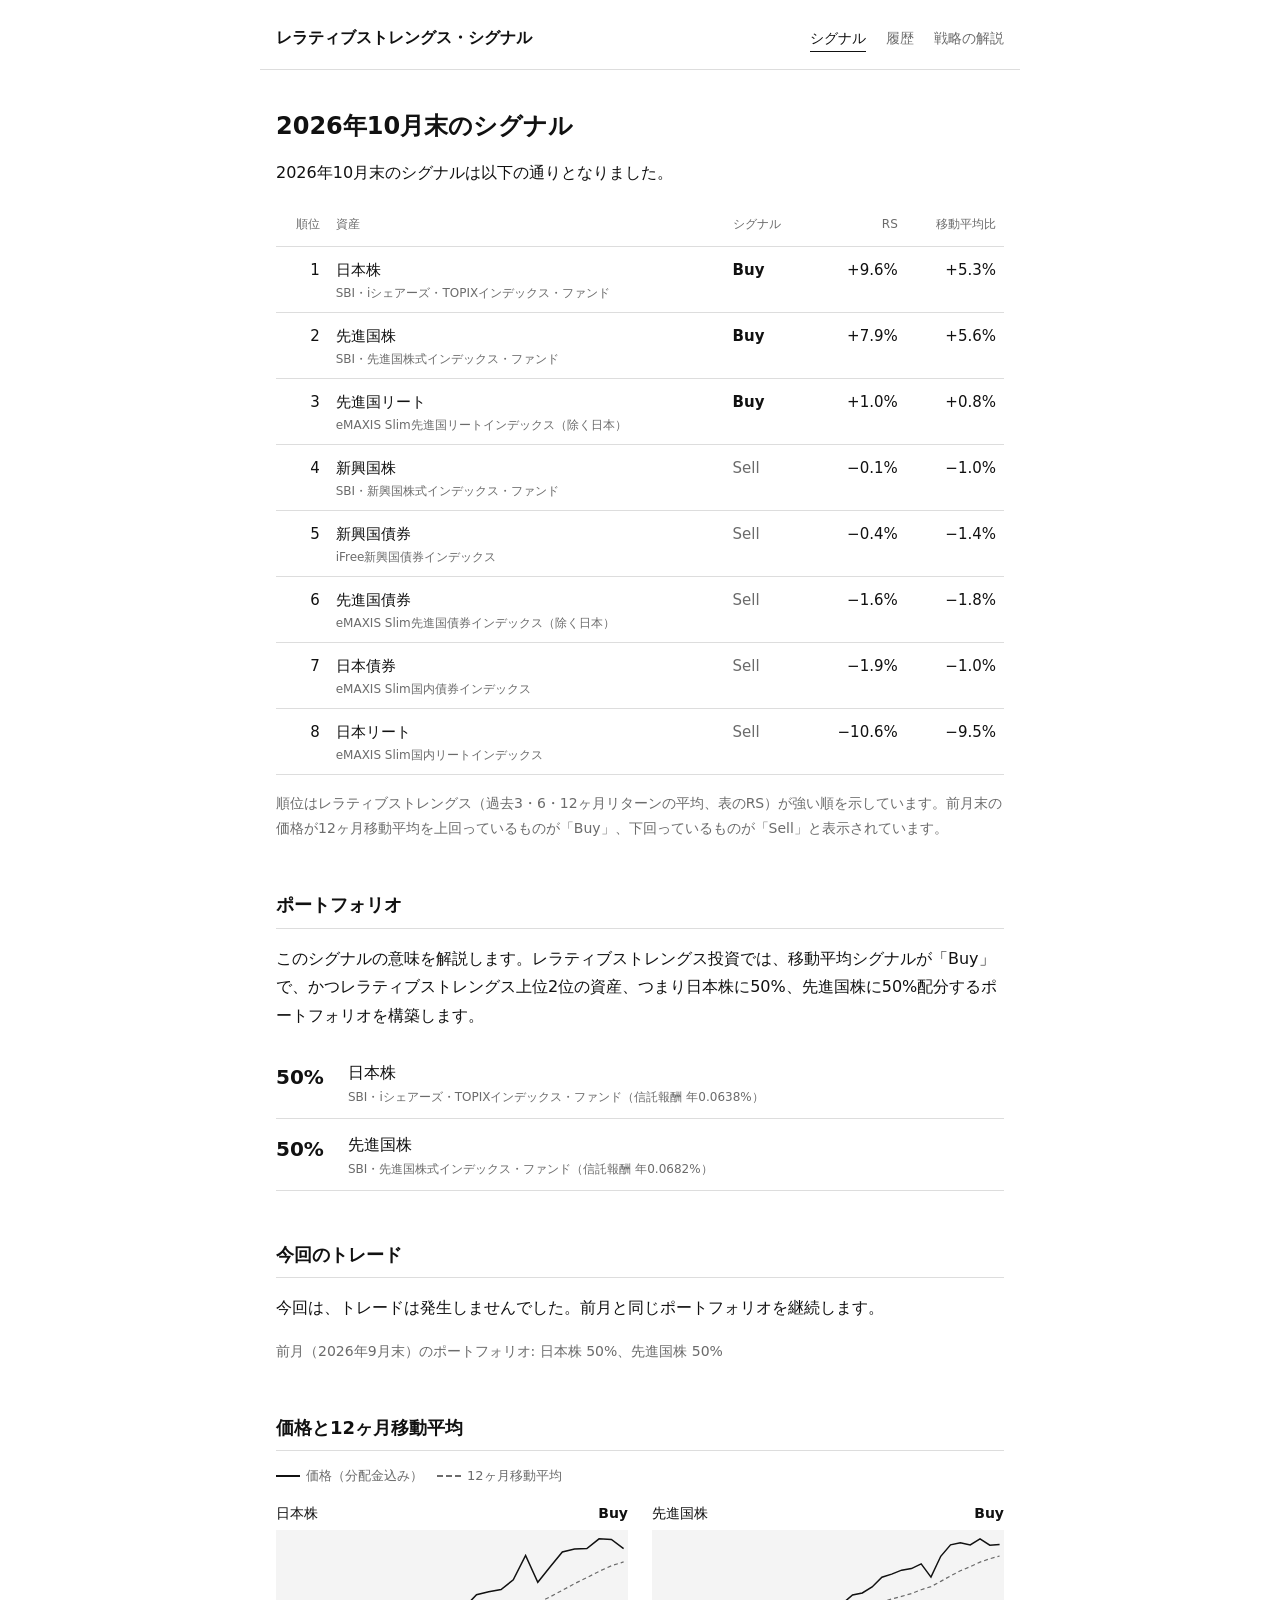
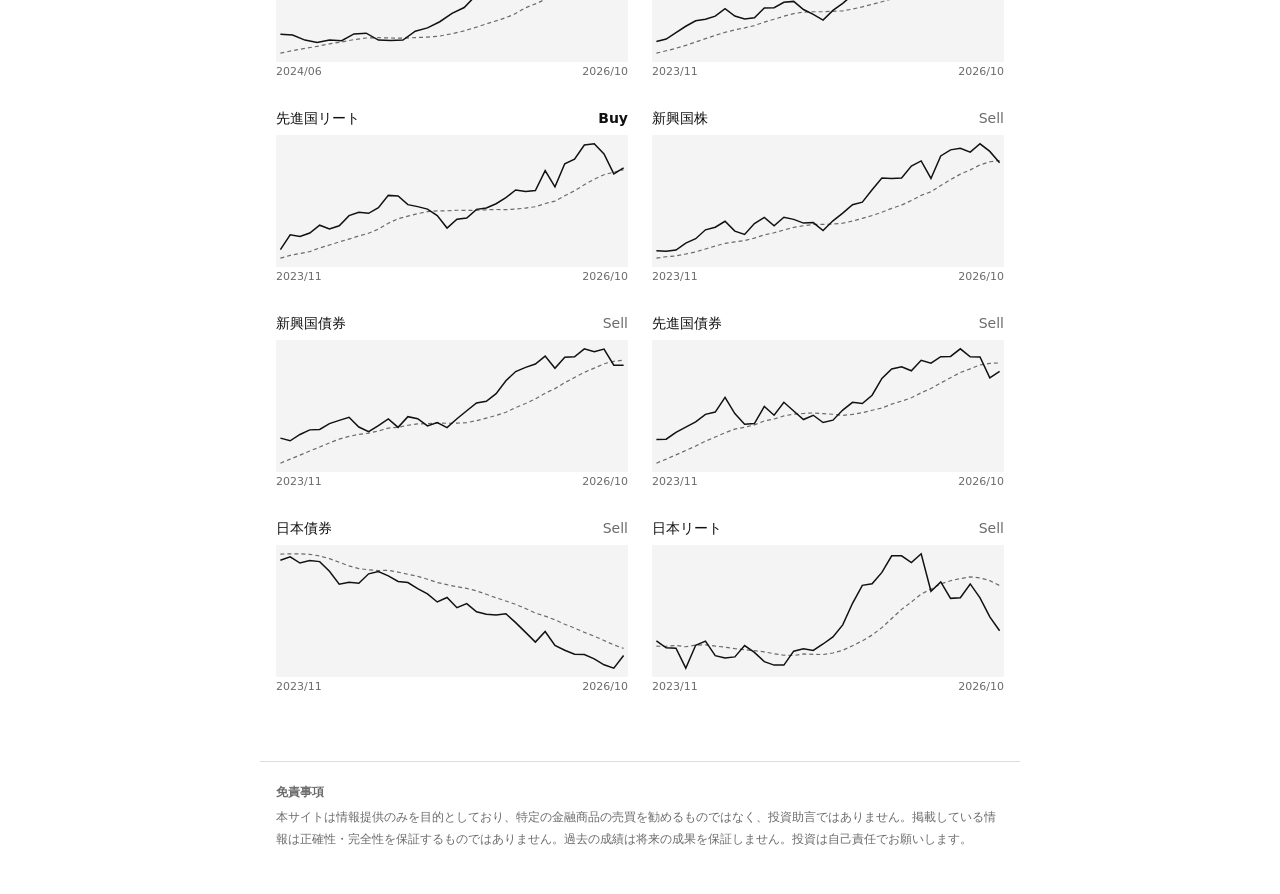
<file: docs/index.html>
<!doctype html>
<html lang="ja">
<head>
<meta charset="utf-8">
<meta name="viewport" content="width=device-width, initial-scale=1">
<title>2026年10月末のシグナル | レラティブストレングス・シグナル</title>
<link rel="stylesheet" href="style.css">
</head>
<body>
<header class="site">
<a class="brand" href="index.html">レラティブストレングス・シグナル</a>
<nav><a href="index.html" aria-current="page">シグナル</a><a href="history.html">履歴</a><a href="strategy.html">戦略の解説</a></nav>
</header>
<main>
<h1>2026年10月末のシグナル</h1>
<p>2026年10月末のシグナルは以下の通りとなりました。</p>
<table class="signals">
<thead><tr><th class="num">順位</th><th>資産</th><th>シグナル</th><th class="num hide-sm">RS</th><th class="num hide-sm">移動平均比</th></tr></thead>
<tbody>
<tr>
<td class="num">1</td>
<td>日本株<span class="sub">SBI・iシェアーズ・TOPIXインデックス・ファンド</span></td>
<td class="sig buy">Buy</td>
<td class="num hide-sm">+9.6%</td>
<td class="num hide-sm">+5.3%</td>
</tr>
<tr>
<td class="num">2</td>
<td>先進国株<span class="sub">SBI・先進国株式インデックス・ファンド</span></td>
<td class="sig buy">Buy</td>
<td class="num hide-sm">+7.9%</td>
<td class="num hide-sm">+5.6%</td>
</tr>
<tr>
<td class="num">3</td>
<td>先進国リート<span class="sub">eMAXIS Slim先進国リートインデックス（除く日本）</span></td>
<td class="sig buy">Buy</td>
<td class="num hide-sm">+1.0%</td>
<td class="num hide-sm">+0.8%</td>
</tr>
<tr>
<td class="num">4</td>
<td>新興国株<span class="sub">SBI・新興国株式インデックス・ファンド</span></td>
<td class="sig sell">Sell</td>
<td class="num hide-sm">−0.1%</td>
<td class="num hide-sm">−1.0%</td>
</tr>
<tr>
<td class="num">5</td>
<td>新興国債券<span class="sub">iFree新興国債券インデックス</span></td>
<td class="sig sell">Sell</td>
<td class="num hide-sm">−0.4%</td>
<td class="num hide-sm">−1.4%</td>
</tr>
<tr>
<td class="num">6</td>
<td>先進国債券<span class="sub">eMAXIS Slim先進国債券インデックス（除く日本）</span></td>
<td class="sig sell">Sell</td>
<td class="num hide-sm">−1.6%</td>
<td class="num hide-sm">−1.8%</td>
</tr>
<tr>
<td class="num">7</td>
<td>日本債券<span class="sub">eMAXIS Slim国内債券インデックス</span></td>
<td class="sig sell">Sell</td>
<td class="num hide-sm">−1.9%</td>
<td class="num hide-sm">−1.0%</td>
</tr>
<tr>
<td class="num">8</td>
<td>日本リート<span class="sub">eMAXIS Slim国内リートインデックス</span></td>
<td class="sig sell">Sell</td>
<td class="num hide-sm">−10.6%</td>
<td class="num hide-sm">−9.5%</td>
</tr>
</tbody>
</table>
<p class="note">順位はレラティブストレングス（過去3・6・12ヶ月リターンの平均、表のRS）が強い順を示しています。前月末の価格が12ヶ月移動平均を上回っているものが「Buy」、下回っているものが「Sell」と表示されています。</p>

<h2>ポートフォリオ</h2>
<p>このシグナルの意味を解説します。レラティブストレングス投資では、移動平均シグナルが「Buy」で、かつレラティブストレングス上位2位の資産、つまり日本株に50%、先進国株に50%配分するポートフォリオを構築します。</p>
<ul class="holdings">
<li><span class="w">50%</span><span>日本株<span class="sub">SBI・iシェアーズ・TOPIXインデックス・ファンド（信託報酬 年0.0638%）</span></span></li>
<li><span class="w">50%</span><span>先進国株<span class="sub">SBI・先進国株式インデックス・ファンド（信託報酬 年0.0682%）</span></span></li>
</ul>

<h2>今回のトレード</h2>
<p>今回は、トレードは発生しませんでした。前月と同じポートフォリオを継続します。</p>
<p class="note">前月（2026年9月末）のポートフォリオ: 日本株 50%、先進国株 50%</p>

<h2>価格と12ヶ月移動平均</h2>
<p class="legend"><span class="key price"></span>価格（分配金込み）<span class="key ma"></span>12ヶ月移動平均</p>
<div class="charts">
<figure>
<figcaption><span>日本株</span><span class="sig buy">Buy</span></figcaption>
<svg viewBox="0 0 320 120" role="img" aria-label="価格と12ヶ月移動平均">
<polyline class="ma" points="4.0,112.0 15.1,109.6 26.3,107.6 37.4,105.8 48.6,103.5 59.7,101.8 70.9,99.6 82.0,98.2 93.1,97.9 104.3,98.2 115.4,98.3 126.6,97.8 137.7,97.4 148.9,96.4 160.0,94.3 171.1,91.7 182.3,88.3 193.4,84.6 204.6,81.2 215.7,77.1 226.9,70.7 238.0,66.3 249.1,60.8 260.3,54.8 271.4,48.8 282.6,43.3 293.7,37.6 304.9,32.5 316.0,29.0"/>
<polyline class="price" points="4.0,94.7 15.1,95.5 26.3,100.1 37.4,102.2 48.6,100.1 59.7,100.6 70.9,94.5 82.0,93.8 93.1,100.1 104.3,100.4 115.4,100.1 126.6,92.0 137.7,89.0 148.9,83.4 160.0,75.8 171.1,70.5 182.3,58.9 193.4,56.2 204.6,54.1 215.7,45.3 226.9,23.2 238.0,47.5 249.1,33.7 260.3,20.0 271.4,17.2 282.6,16.8 293.7,8.0 304.9,8.6 316.0,16.9"/>
</svg>
<div class="axis"><span>2024/06</span><span>2026/10</span></div>
</figure>
<figure>
<figcaption><span>先進国株</span><span class="sig buy">Buy</span></figcaption>
<svg viewBox="0 0 320 120" role="img" aria-label="価格と12ヶ月移動平均">
<polyline class="ma" points="4.0,112.0 12.9,109.8 21.8,107.5 30.7,104.9 39.7,101.8 48.6,98.8 57.5,95.8 66.4,93.0 75.3,90.8 84.2,89.0 93.1,86.9 102.1,83.7 111.0,81.1 119.9,78.4 128.8,76.0 137.7,74.7 146.6,74.3 155.5,74.3 164.5,73.9 173.4,73.5 182.3,71.9 191.2,69.9 200.1,67.6 209.0,65.2 217.9,62.7 226.9,60.3 235.8,57.8 244.7,54.3 253.6,51.5 262.5,46.7 271.4,41.7 280.3,37.1 289.3,33.3 298.2,29.2 307.1,26.1 316.0,23.6"/>
<polyline class="price" points="4.0,101.4 12.9,99.1 21.8,93.2 30.7,87.5 39.7,82.5 48.6,81.1 57.5,78.3 66.4,71.6 75.3,78.2 84.2,80.9 93.1,79.8 102.1,70.9 111.0,70.6 119.9,65.7 128.8,64.9 137.7,72.3 146.6,76.7 155.5,81.9 164.5,73.1 173.4,66.7 182.3,59.0 191.2,57.2 200.1,51.8 209.0,42.9 217.9,40.1 226.9,36.5 235.8,35.1 244.7,30.8 253.6,42.8 262.5,23.9 271.4,13.5 280.3,11.7 289.3,13.6 298.2,8.0 307.1,13.8 316.0,13.2"/>
</svg>
<div class="axis"><span>2023/11</span><span>2026/10</span></div>
</figure>
<figure>
<figcaption><span>先進国リート</span><span class="sig buy">Buy</span></figcaption>
<svg viewBox="0 0 320 120" role="img" aria-label="価格と12ヶ月移動平均">
<polyline class="ma" points="4.0,112.0 12.9,109.4 21.8,107.7 30.7,106.0 39.7,102.7 48.6,100.0 57.5,97.2 66.4,94.6 75.3,91.8 84.2,89.3 93.1,85.6 102.1,80.2 111.0,76.1 119.9,73.8 128.8,71.5 137.7,69.7 146.6,69.0 155.5,68.9 164.5,68.4 173.4,68.6 182.3,68.4 191.2,68.0 200.1,67.7 209.0,67.9 217.9,67.4 226.9,66.4 235.8,65.2 244.7,62.3 253.6,60.1 262.5,55.3 271.4,50.7 280.3,45.2 289.3,40.2 298.2,36.1 307.1,33.8 316.0,31.6"/>
<polyline class="price" points="4.0,104.2 12.9,90.7 21.8,92.3 30.7,89.1 39.7,82.0 48.6,85.5 57.5,82.5 66.4,73.3 75.3,70.2 84.2,71.2 93.1,66.1 102.1,54.9 111.0,55.4 119.9,63.3 128.8,65.1 137.7,67.4 146.6,73.3 155.5,84.6 164.5,76.6 173.4,75.5 182.3,67.6 191.2,66.3 200.1,62.5 209.0,56.9 217.9,50.0 226.9,51.4 235.8,50.5 244.7,32.4 253.6,47.1 262.5,26.2 271.4,21.9 280.3,9.1 289.3,8.0 298.2,17.2 307.1,35.4 316.0,29.8"/>
</svg>
<div class="axis"><span>2023/11</span><span>2026/10</span></div>
</figure>
<figure>
<figcaption><span>新興国株</span><span class="sig sell">Sell</span></figcaption>
<svg viewBox="0 0 320 120" role="img" aria-label="価格と12ヶ月移動平均">
<polyline class="ma" points="4.0,112.0 12.9,110.7 21.8,109.9 30.7,108.2 39.7,106.3 48.6,103.6 57.5,100.9 66.4,98.5 75.3,97.2 84.2,96.0 93.1,93.8 102.1,90.8 111.0,88.9 119.9,86.4 128.8,84.0 137.7,82.5 146.6,81.3 155.5,81.3 164.5,80.9 173.4,80.2 182.3,78.2 191.2,75.8 200.1,73.2 209.0,70.2 217.9,66.7 226.9,63.7 235.8,59.6 244.7,54.9 253.6,51.6 262.5,45.9 271.4,40.6 280.3,35.6 289.3,31.7 298.2,27.2 307.1,24.3 316.0,23.2"/>
<polyline class="price" points="4.0,105.2 12.9,105.7 21.8,104.6 30.7,98.3 39.7,94.3 48.6,86.2 57.5,83.8 66.4,78.4 75.3,87.4 84.2,90.4 93.1,80.5 102.1,74.9 111.0,82.6 119.9,74.8 128.8,76.7 137.7,80.1 146.6,79.6 155.5,86.8 164.5,78.0 173.4,71.0 182.3,63.4 191.2,61.0 200.1,49.8 209.0,39.1 217.9,39.5 226.9,39.1 235.8,28.3 244.7,23.6 253.6,39.5 262.5,19.0 271.4,13.5 280.3,12.0 289.3,15.6 298.2,8.0 307.1,14.9 316.0,25.2"/>
</svg>
<div class="axis"><span>2023/11</span><span>2026/10</span></div>
</figure>
<figure>
<figcaption><span>新興国債券</span><span class="sig sell">Sell</span></figcaption>
<svg viewBox="0 0 320 120" role="img" aria-label="価格と12ヶ月移動平均">
<polyline class="ma" points="4.0,112.0 12.9,108.3 21.8,104.7 30.7,100.9 39.7,97.3 48.6,93.6 57.5,90.1 66.4,87.6 75.3,85.8 84.2,84.7 93.1,82.7 102.1,80.1 111.0,79.3 119.9,77.5 128.8,76.3 137.7,76.0 146.6,75.4 155.5,75.7 164.5,75.6 173.4,75.1 182.3,73.3 191.2,71.0 200.1,68.6 209.0,65.7 217.9,61.4 226.9,57.7 235.8,53.6 244.7,48.3 253.6,44.2 262.5,38.8 271.4,34.1 280.3,29.4 289.3,25.6 298.2,21.6 307.1,19.4 316.0,18.3"/>
<polyline class="price" points="4.0,89.2 12.9,91.6 21.8,85.9 30.7,81.7 39.7,81.3 48.6,76.0 57.5,73.1 66.4,70.3 75.3,79.1 84.2,83.3 93.1,77.9 102.1,71.8 111.0,79.4 119.9,69.7 128.8,71.5 137.7,78.1 146.6,75.0 155.5,79.7 164.5,71.6 173.4,64.3 182.3,57.2 191.2,55.7 200.1,48.8 209.0,37.0 217.9,28.7 226.9,24.9 235.8,21.8 244.7,14.6 253.6,25.7 262.5,15.7 271.4,15.2 280.3,8.0 289.3,10.7 298.2,8.3 307.1,22.9 316.0,22.9"/>
</svg>
<div class="axis"><span>2023/11</span><span>2026/10</span></div>
</figure>
<figure>
<figcaption><span>先進国債券</span><span class="sig sell">Sell</span></figcaption>
<svg viewBox="0 0 320 120" role="img" aria-label="価格と12ヶ月移動平均">
<polyline class="ma" points="4.0,112.0 12.9,108.3 21.8,104.4 30.7,100.5 39.7,96.4 48.6,92.0 57.5,88.2 66.4,84.3 75.3,81.0 84.2,79.3 93.1,77.2 102.1,73.6 111.0,71.8 119.9,69.0 128.8,67.4 137.7,66.8 146.6,66.3 155.5,66.9 164.5,67.5 173.4,68.5 182.3,67.6 191.2,66.1 200.1,63.9 209.0,61.8 217.9,58.3 226.9,55.6 235.8,52.5 244.7,48.0 253.6,44.1 262.5,39.1 271.4,34.3 280.3,29.6 289.3,26.2 298.2,22.7 307.1,21.3 316.0,20.8"/>
<polyline class="price" points="4.0,90.5 12.9,90.2 21.8,83.9 30.7,79.2 39.7,74.5 48.6,67.6 57.5,65.5 66.4,52.2 75.3,66.9 84.2,76.6 93.1,76.0 102.1,60.4 111.0,68.4 119.9,56.6 128.8,64.6 137.7,72.3 146.6,68.4 155.5,75.0 164.5,72.9 173.4,63.7 182.3,56.7 191.2,57.7 200.1,50.2 209.0,34.9 217.9,26.3 226.9,24.3 235.8,28.0 244.7,18.4 253.6,21.0 262.5,15.2 271.4,14.9 280.3,8.0 289.3,15.3 298.2,15.5 307.1,34.4 316.0,28.6"/>
</svg>
<div class="axis"><span>2023/11</span><span>2026/10</span></div>
</figure>
<figure>
<figcaption><span>日本債券</span><span class="sig sell">Sell</span></figcaption>
<svg viewBox="0 0 320 120" role="img" aria-label="価格と12ヶ月移動平均">
<polyline class="ma" points="4.0,8.3 12.9,8.0 21.8,8.0 30.7,8.5 39.7,10.0 48.6,12.4 57.5,15.7 66.4,19.0 75.3,21.4 84.2,22.6 93.1,23.2 102.1,23.0 111.0,24.7 119.9,26.6 128.8,28.5 137.7,31.1 146.6,34.1 155.5,36.1 164.5,37.9 173.4,39.5 182.3,41.7 191.2,44.8 200.1,48.0 209.0,50.9 217.9,54.0 226.9,57.8 235.8,61.9 244.7,64.7 253.6,68.0 262.5,72.0 271.4,75.5 280.3,79.4 289.3,82.9 298.2,86.8 307.1,90.8 316.0,94.0"/>
<polyline class="price" points="4.0,13.8 12.9,10.7 21.8,16.4 30.7,14.1 39.7,15.1 48.6,23.8 57.5,35.7 66.4,33.9 75.3,34.7 84.2,26.2 93.1,24.2 102.1,28.0 111.0,33.2 119.9,34.1 128.8,39.6 137.7,44.5 146.6,51.8 155.5,47.7 164.5,57.0 173.4,53.3 182.3,60.7 191.2,62.9 200.1,63.6 209.0,62.5 217.9,70.6 226.9,79.4 235.8,88.3 244.7,78.6 253.6,91.3 262.5,95.7 271.4,99.3 280.3,99.5 289.3,103.5 298.2,108.9 307.1,112.0 316.0,100.5"/>
</svg>
<div class="axis"><span>2023/11</span><span>2026/10</span></div>
</figure>
<figure>
<figcaption><span>日本リート</span><span class="sig sell">Sell</span></figcaption>
<svg viewBox="0 0 320 120" role="img" aria-label="価格と12ヶ月移動平均">
<polyline class="ma" points="4.0,92.0 12.9,92.1 21.8,91.3 30.7,92.5 39.7,91.0 48.6,90.8 57.5,91.9 66.4,92.9 75.3,94.2 84.2,95.2 93.1,96.1 102.1,97.1 111.0,98.9 119.9,100.2 128.8,100.5 137.7,99.0 146.6,99.4 155.5,99.6 164.5,98.2 173.4,95.7 182.3,91.6 191.2,87.1 200.1,81.9 209.0,75.1 217.9,66.8 226.9,58.5 235.8,51.8 244.7,44.6 253.6,40.1 262.5,35.4 271.4,32.5 280.3,30.5 289.3,29.0 298.2,29.9 307.1,32.4 316.0,36.9"/>
<polyline class="price" points="4.0,87.1 12.9,93.4 21.8,93.8 30.7,112.0 39.7,91.2 48.6,87.4 57.5,100.6 66.4,102.8 75.3,101.7 84.2,91.4 93.1,97.6 102.1,106.0 111.0,109.2 119.9,109.2 128.8,96.5 137.7,94.4 146.6,95.8 155.5,90.0 164.5,83.5 173.4,72.6 182.3,53.0 191.2,36.7 200.1,35.3 209.0,24.9 217.9,9.8 226.9,9.8 235.8,16.0 244.7,8.0 253.6,42.1 262.5,33.5 271.4,48.5 280.3,47.9 289.3,35.4 298.2,48.1 307.1,65.4 316.0,77.9"/>
</svg>
<div class="axis"><span>2023/11</span><span>2026/10</span></div>
</figure>
</div>
</main>
<footer>
<p><strong>免責事項</strong></p>
<p>本サイトは情報提供のみを目的としており、特定の金融商品の売買を勧めるものではなく、投資助言ではありません。掲載している情報は正確性・完全性を保証するものではありません。過去の成績は将来の成果を保証しません。投資は自己責任でお願いします。</p>
</footer>
</body>
</html>
</file>
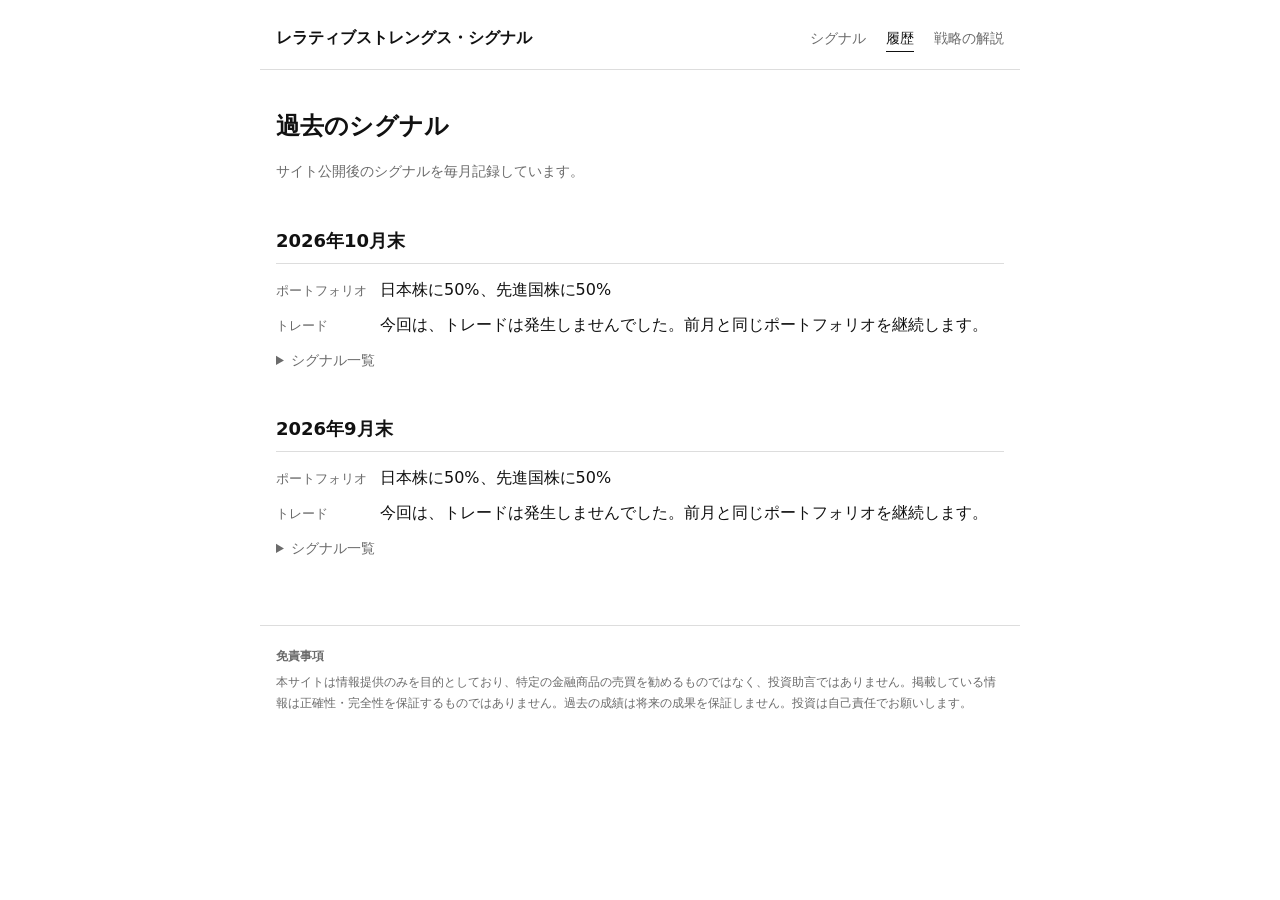
<file: docs/history.html>
<!doctype html>
<html lang="ja">
<head>
<meta charset="utf-8">
<meta name="viewport" content="width=device-width, initial-scale=1">
<title>過去のシグナル | レラティブストレングス・シグナル</title>
<link rel="stylesheet" href="style.css">
</head>
<body>
<header class="site">
<a class="brand" href="index.html">レラティブストレングス・シグナル</a>
<nav><a href="index.html">シグナル</a><a href="history.html" aria-current="page">履歴</a><a href="strategy.html">戦略の解説</a></nav>
</header>
<main>
<h1>過去のシグナル</h1>
<p class="note">サイト公開後のシグナルを毎月記録しています。</p>
<section class="month">
<h2>2026年10月末</h2>
<p><span class="label">ポートフォリオ</span>日本株に50%、先進国株に50%</p>
<p><span class="label">トレード</span>今回は、トレードは発生しませんでした。前月と同じポートフォリオを継続します。</p>
<details>
<summary>シグナル一覧</summary>
<table class="signals">
<thead><tr><th class="num">順位</th><th>資産</th><th>シグナル</th></tr></thead>
<tbody>
<tr>
<td class="num">1</td>
<td>日本株</td>
<td class="sig buy">Buy</td>

</tr>
<tr>
<td class="num">2</td>
<td>先進国株</td>
<td class="sig buy">Buy</td>

</tr>
<tr>
<td class="num">3</td>
<td>先進国リート</td>
<td class="sig buy">Buy</td>

</tr>
<tr>
<td class="num">4</td>
<td>新興国株</td>
<td class="sig sell">Sell</td>

</tr>
<tr>
<td class="num">5</td>
<td>新興国債券</td>
<td class="sig sell">Sell</td>

</tr>
<tr>
<td class="num">6</td>
<td>先進国債券</td>
<td class="sig sell">Sell</td>

</tr>
<tr>
<td class="num">7</td>
<td>日本債券</td>
<td class="sig sell">Sell</td>

</tr>
<tr>
<td class="num">8</td>
<td>日本リート</td>
<td class="sig sell">Sell</td>

</tr>
</tbody>
</table>
</details>
</section>
<section class="month">
<h2>2026年9月末</h2>
<p><span class="label">ポートフォリオ</span>日本株に50%、先進国株に50%</p>
<p><span class="label">トレード</span>今回は、トレードは発生しませんでした。前月と同じポートフォリオを継続します。</p>
<details>
<summary>シグナル一覧</summary>
<table class="signals">
<thead><tr><th class="num">順位</th><th>資産</th><th>シグナル</th></tr></thead>
<tbody>
<tr>
<td class="num">1</td>
<td>日本株</td>
<td class="sig buy">Buy</td>

</tr>
<tr>
<td class="num">2</td>
<td>先進国株</td>
<td class="sig buy">Buy</td>

</tr>
<tr>
<td class="num">3</td>
<td>新興国株</td>
<td class="sig buy">Buy</td>

</tr>
<tr>
<td class="num">4</td>
<td>先進国リート</td>
<td class="sig sell">Sell</td>

</tr>
<tr>
<td class="num">5</td>
<td>新興国債券</td>
<td class="sig sell">Sell</td>

</tr>
<tr>
<td class="num">6</td>
<td>先進国債券</td>
<td class="sig sell">Sell</td>

</tr>
<tr>
<td class="num">7</td>
<td>日本債券</td>
<td class="sig sell">Sell</td>

</tr>
<tr>
<td class="num">8</td>
<td>日本リート</td>
<td class="sig sell">Sell</td>

</tr>
</tbody>
</table>
</details>
</section>
</main>
<footer>
<p><strong>免責事項</strong></p>
<p>本サイトは情報提供のみを目的としており、特定の金融商品の売買を勧めるものではなく、投資助言ではありません。掲載している情報は正確性・完全性を保証するものではありません。過去の成績は将来の成果を保証しません。投資は自己責任でお願いします。</p>
</footer>
</body>
</html>
</file>
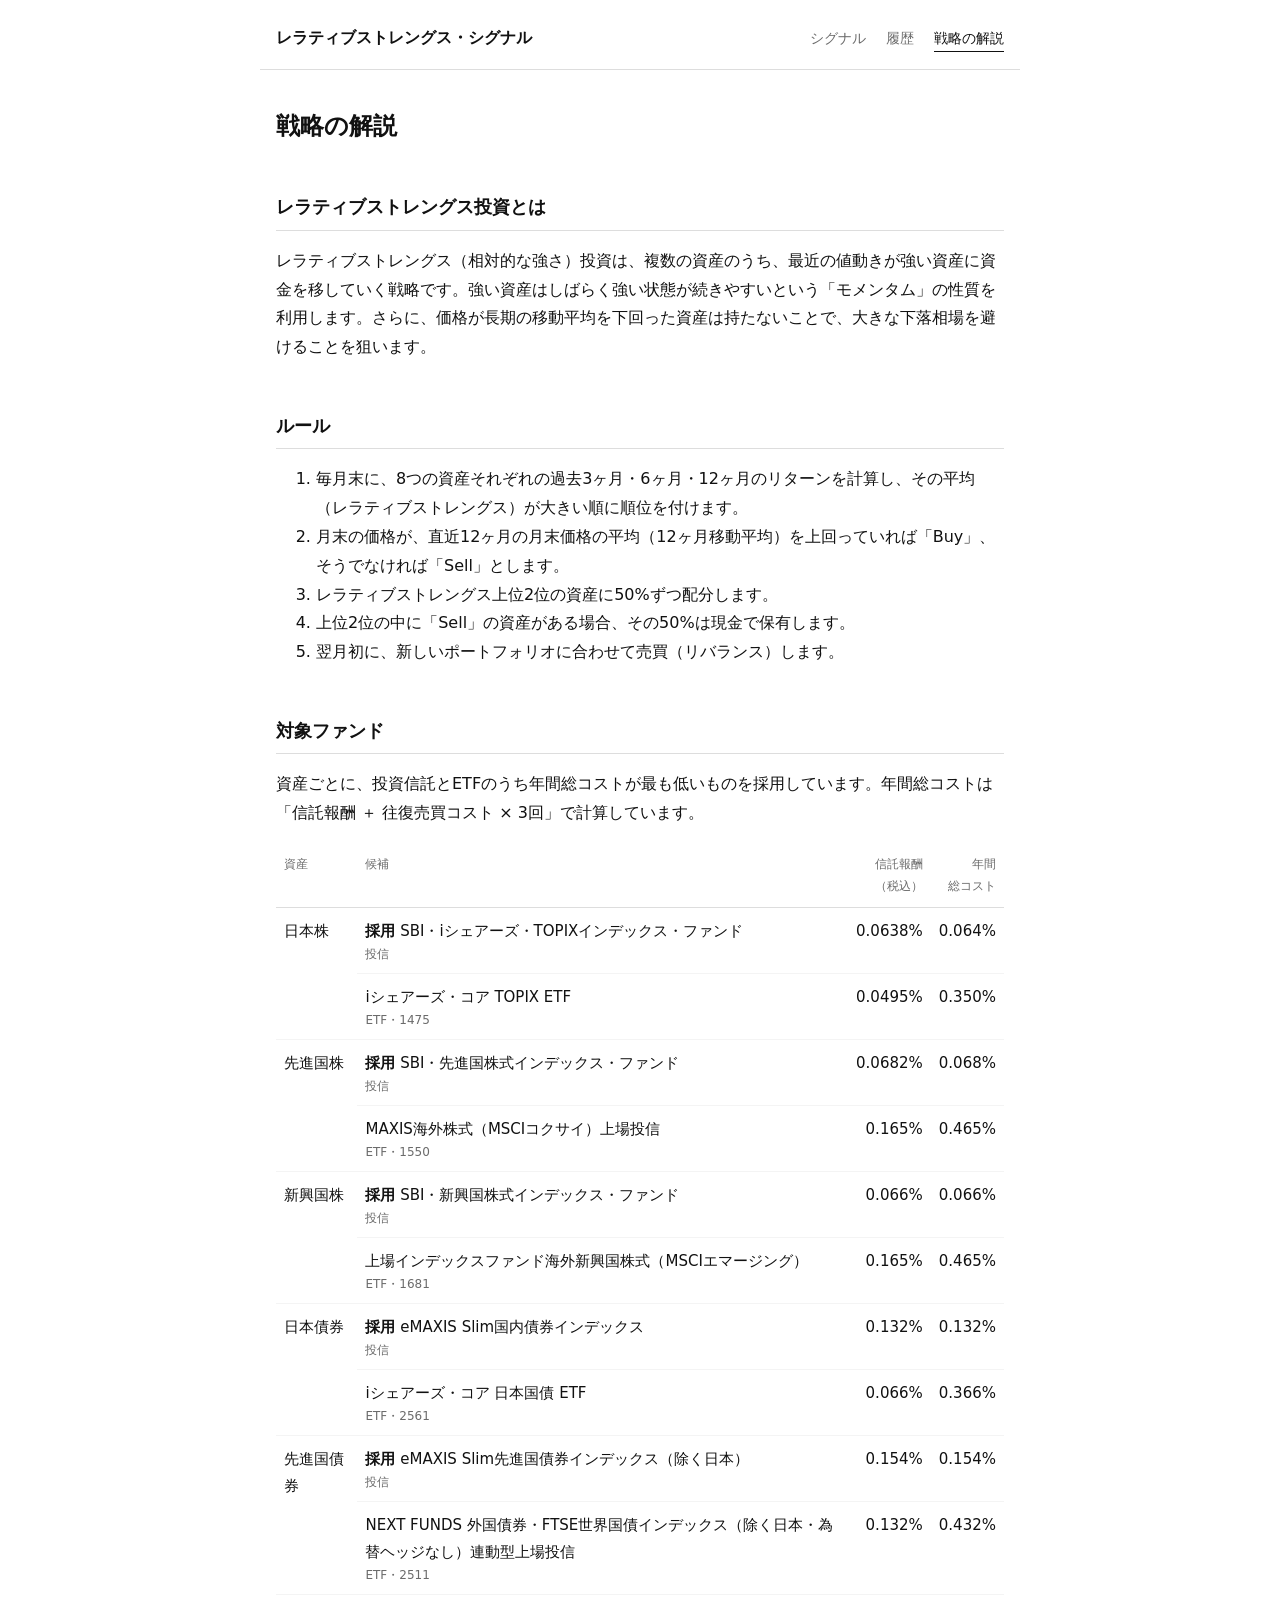
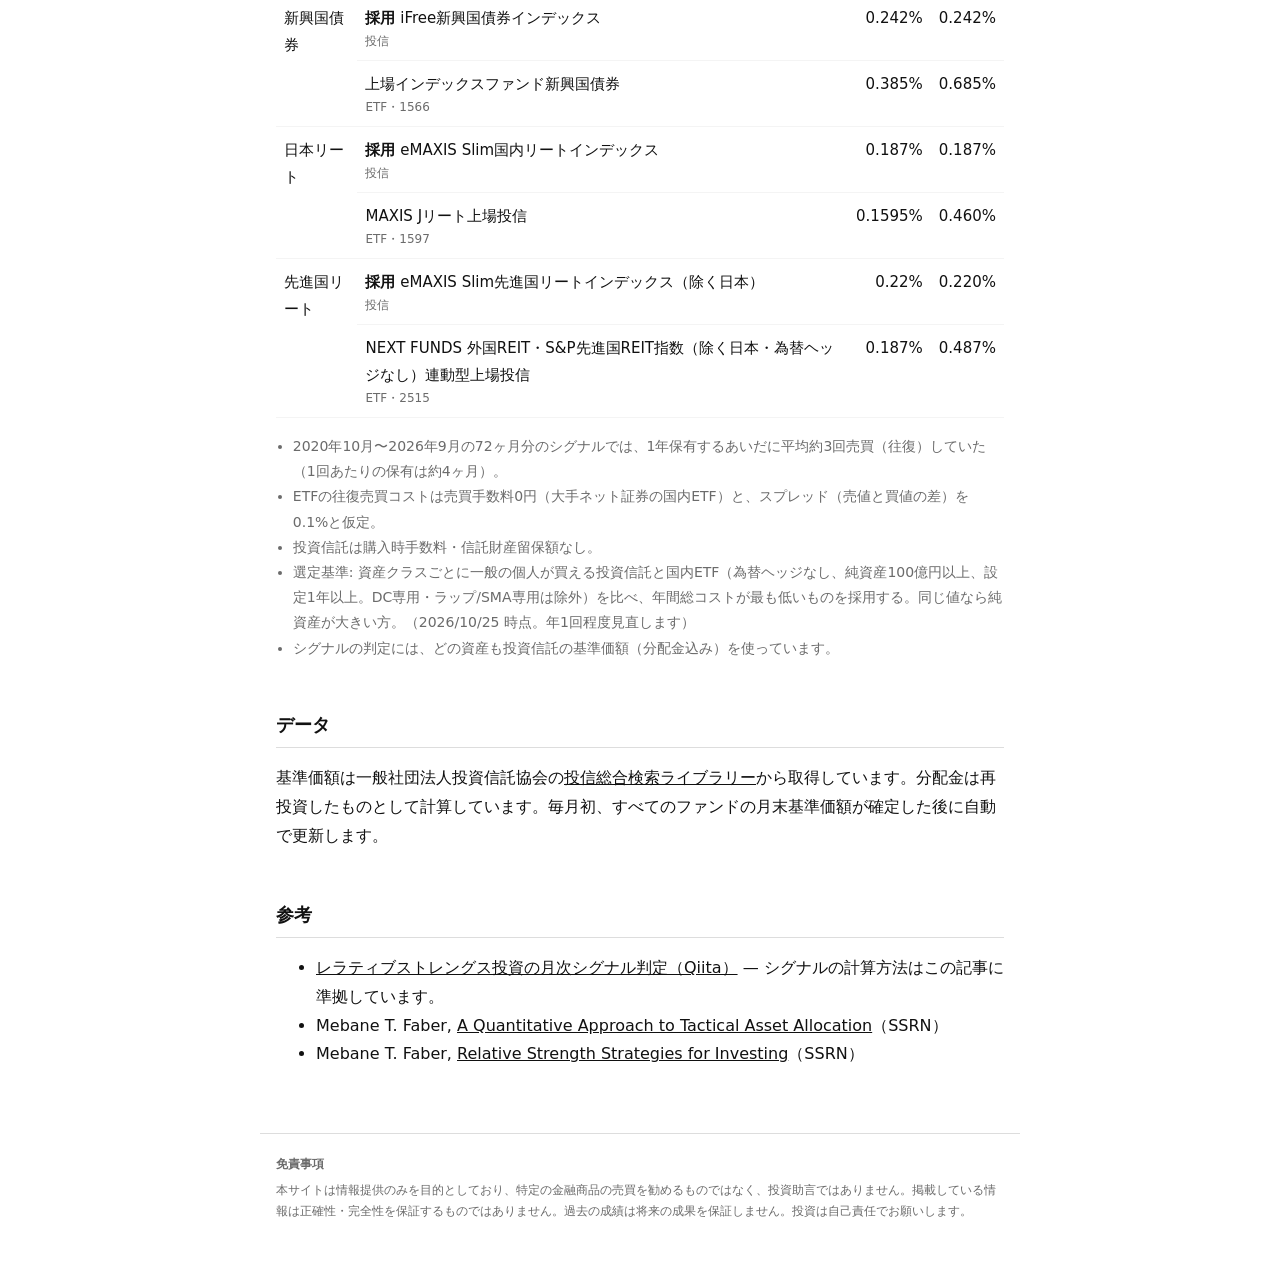
<file: docs/strategy.html>
<!doctype html>
<html lang="ja">
<head>
<meta charset="utf-8">
<meta name="viewport" content="width=device-width, initial-scale=1">
<title>戦略の解説 | レラティブストレングス・シグナル</title>
<link rel="stylesheet" href="style.css">
</head>
<body>
<header class="site">
<a class="brand" href="index.html">レラティブストレングス・シグナル</a>
<nav><a href="index.html">シグナル</a><a href="history.html">履歴</a><a href="strategy.html" aria-current="page">戦略の解説</a></nav>
</header>
<main>
<h1>戦略の解説</h1>

<h2>レラティブストレングス投資とは</h2>
<p>レラティブストレングス（相対的な強さ）投資は、複数の資産のうち、最近の値動きが強い資産に資金を移していく戦略です。強い資産はしばらく強い状態が続きやすいという「モメンタム」の性質を利用します。さらに、価格が長期の移動平均を下回った資産は持たないことで、大きな下落相場を避けることを狙います。</p>

<h2>ルール</h2>
<ol>
<li>毎月末に、8つの資産それぞれの過去3ヶ月・6ヶ月・12ヶ月のリターンを計算し、その平均（レラティブストレングス）が大きい順に順位を付けます。</li>
<li>月末の価格が、直近12ヶ月の月末価格の平均（12ヶ月移動平均）を上回っていれば「Buy」、そうでなければ「Sell」とします。</li>
<li>レラティブストレングス上位2位の資産に50%ずつ配分します。</li>
<li>上位2位の中に「Sell」の資産がある場合、その50%は現金で保有します。</li>
<li>翌月初に、新しいポートフォリオに合わせて売買（リバランス）します。</li>
</ol>

<h2>対象ファンド</h2>
<p>資産ごとに、投資信託とETFのうち年間総コストが最も低いものを採用しています。年間総コストは「信託報酬 ＋ 往復売買コスト × 3回」で計算しています。</p>
<table class="funds">
<thead><tr><th>資産</th><th>候補</th><th class="num">信託報酬<br>（税込）</th><th class="num">年間<br>総コスト</th></tr></thead>
<tbody>
<tr class="group">
<td rowspan="2">日本株</td>
<td><strong>採用</strong> SBI・iシェアーズ・TOPIXインデックス・ファンド<span class="sub">投信</span></td>
<td class="num">0.0638%</td>
<td class="num">0.064%</td>
</tr>
<tr>

<td>iシェアーズ・コア TOPIX ETF<span class="sub">ETF・1475</span></td>
<td class="num">0.0495%</td>
<td class="num">0.350%</td>
</tr>
<tr class="group">
<td rowspan="2">先進国株</td>
<td><strong>採用</strong> SBI・先進国株式インデックス・ファンド<span class="sub">投信</span></td>
<td class="num">0.0682%</td>
<td class="num">0.068%</td>
</tr>
<tr>

<td>MAXIS海外株式（MSCIコクサイ）上場投信<span class="sub">ETF・1550</span></td>
<td class="num">0.165%</td>
<td class="num">0.465%</td>
</tr>
<tr class="group">
<td rowspan="2">新興国株</td>
<td><strong>採用</strong> SBI・新興国株式インデックス・ファンド<span class="sub">投信</span></td>
<td class="num">0.066%</td>
<td class="num">0.066%</td>
</tr>
<tr>

<td>上場インデックスファンド海外新興国株式（MSCIエマージング）<span class="sub">ETF・1681</span></td>
<td class="num">0.165%</td>
<td class="num">0.465%</td>
</tr>
<tr class="group">
<td rowspan="2">日本債券</td>
<td><strong>採用</strong> eMAXIS Slim国内債券インデックス<span class="sub">投信</span></td>
<td class="num">0.132%</td>
<td class="num">0.132%</td>
</tr>
<tr>

<td>iシェアーズ・コア 日本国債 ETF<span class="sub">ETF・2561</span></td>
<td class="num">0.066%</td>
<td class="num">0.366%</td>
</tr>
<tr class="group">
<td rowspan="2">先進国債券</td>
<td><strong>採用</strong> eMAXIS Slim先進国債券インデックス（除く日本）<span class="sub">投信</span></td>
<td class="num">0.154%</td>
<td class="num">0.154%</td>
</tr>
<tr>

<td>NEXT FUNDS 外国債券・FTSE世界国債インデックス（除く日本・為替ヘッジなし）連動型上場投信<span class="sub">ETF・2511</span></td>
<td class="num">0.132%</td>
<td class="num">0.432%</td>
</tr>
<tr class="group">
<td rowspan="2">新興国債券</td>
<td><strong>採用</strong> iFree新興国債券インデックス<span class="sub">投信</span></td>
<td class="num">0.242%</td>
<td class="num">0.242%</td>
</tr>
<tr>

<td>上場インデックスファンド新興国債券<span class="sub">ETF・1566</span></td>
<td class="num">0.385%</td>
<td class="num">0.685%</td>
</tr>
<tr class="group">
<td rowspan="2">日本リート</td>
<td><strong>採用</strong> eMAXIS Slim国内リートインデックス<span class="sub">投信</span></td>
<td class="num">0.187%</td>
<td class="num">0.187%</td>
</tr>
<tr>

<td>MAXIS Jリート上場投信<span class="sub">ETF・1597</span></td>
<td class="num">0.1595%</td>
<td class="num">0.460%</td>
</tr>
<tr class="group">
<td rowspan="2">先進国リート</td>
<td><strong>採用</strong> eMAXIS Slim先進国リートインデックス（除く日本）<span class="sub">投信</span></td>
<td class="num">0.22%</td>
<td class="num">0.220%</td>
</tr>
<tr>

<td>NEXT FUNDS 外国REIT・S&amp;P先進国REIT指数（除く日本・為替ヘッジなし）連動型上場投信<span class="sub">ETF・2515</span></td>
<td class="num">0.187%</td>
<td class="num">0.487%</td>
</tr>
</tbody>
</table>
<ul class="note">
<li>2020年10月〜2026年9月の72ヶ月分のシグナルでは、1年保有するあいだに平均約3回売買（往復）していた（1回あたりの保有は約4ヶ月）。</li>
<li>ETFの往復売買コストは売買手数料0円（大手ネット証券の国内ETF）と、スプレッド（売値と買値の差）を0.1%と仮定。</li>
<li>投資信託は購入時手数料・信託財産留保額なし。</li>
<li>選定基準: 資産クラスごとに一般の個人が買える投資信託と国内ETF（為替ヘッジなし、純資産100億円以上、設定1年以上。DC専用・ラップ/SMA専用は除外）を比べ、年間総コストが最も低いものを採用する。同じ値なら純資産が大きい方。（2026/10/25 時点。年1回程度見直します）</li>
<li>シグナルの判定には、どの資産も投資信託の基準価額（分配金込み）を使っています。</li>
</ul>

<h2>データ</h2>
<p>基準価額は一般社団法人投資信託協会の<a href="https://toushin-lib.fwg.ne.jp/">投信総合検索ライブラリー</a>から取得しています。分配金は再投資したものとして計算しています。毎月初、すべてのファンドの月末基準価額が確定した後に自動で更新します。</p>

<h2>参考</h2>
<ul>
<li><a href="https://qiita.com/hiroshi_ichihara/items/caaff4ddf09c2784473c">レラティブストレングス投資の月次シグナル判定（Qiita）</a> — シグナルの計算方法はこの記事に準拠しています。</li>
<li>Mebane T. Faber, <a href="https://papers.ssrn.com/sol3/papers.cfm?abstract_id=962461">A Quantitative Approach to Tactical Asset Allocation</a>（SSRN）</li>
<li>Mebane T. Faber, <a href="https://papers.ssrn.com/sol3/papers.cfm?abstract_id=1585517">Relative Strength Strategies for Investing</a>（SSRN）</li>
</ul>
</main>
<footer>
<p><strong>免責事項</strong></p>
<p>本サイトは情報提供のみを目的としており、特定の金融商品の売買を勧めるものではなく、投資助言ではありません。掲載している情報は正確性・完全性を保証するものではありません。過去の成績は将来の成果を保証しません。投資は自己責任でお願いします。</p>
</footer>
</body>
</html>
</file>
<file: docs/style.css>
:root {
  --bg: #ffffff;
  --fg: #111111;
  --muted: #6b6b6b;
  --line: #dddddd;
  --faint: #f4f4f4;
}
@media (prefers-color-scheme: dark) {
  :root {
    --bg: #121212;
    --fg: #ececec;
    --muted: #9a9a9a;
    --line: #333333;
    --faint: #1c1c1c;
  }
}

* { box-sizing: border-box; }

body {
  margin: 0;
  background: var(--bg);
  color: var(--fg);
  font-family: system-ui, -apple-system, "Hiragino Sans", "Yu Gothic UI", Meiryo, sans-serif;
  font-size: 16px;
  line-height: 1.8;
}

header.site, main, footer {
  max-width: 760px;
  margin: 0 auto;
  padding: 0 16px;
}

header.site {
  display: flex;
  flex-wrap: wrap;
  justify-content: space-between;
  align-items: baseline;
  gap: 8px 24px;
  padding-top: 24px;
  padding-bottom: 16px;
  border-bottom: 1px solid var(--line);
}
.brand { font-weight: 700; color: var(--fg); text-decoration: none; }
nav { display: flex; gap: 20px; font-size: 14px; }
nav a { color: var(--muted); text-decoration: none; }
nav a[aria-current="page"] { color: var(--fg); border-bottom: 1px solid var(--fg); }

a { color: var(--fg); }

h1 { font-size: 24px; line-height: 1.4; margin: 40px 0 16px; }
h2 { font-size: 18px; margin: 48px 0 12px; padding-bottom: 6px; border-bottom: 1px solid var(--line); }

.note { color: var(--muted); font-size: 14px; }
.sub { display: block; color: var(--muted); font-size: 12px; line-height: 1.5; }

table { width: 100%; border-collapse: collapse; margin: 16px 0; font-size: 15px; }
th, td { padding: 10px 8px; border-bottom: 1px solid var(--line); text-align: left; vertical-align: top; }
th { font-size: 12px; font-weight: 500; color: var(--muted); }
.num { text-align: right; font-variant-numeric: tabular-nums; white-space: nowrap; }

.funds td { border-bottom-color: var(--faint); }
.funds tr.group td { border-top: 1px solid var(--line); }
ul.note { padding-left: 1.2em; }

.sig.buy { font-weight: 700; }
.sig.sell { color: var(--muted); }

.holdings { list-style: none; padding: 0; margin: 16px 0; }
.holdings li { display: flex; gap: 16px; padding: 12px 0; border-bottom: 1px solid var(--line); }
.holdings .w { font-size: 20px; font-weight: 700; min-width: 56px; font-variant-numeric: tabular-nums; }

.legend { font-size: 13px; color: var(--muted); display: flex; align-items: center; gap: 6px; flex-wrap: wrap; }
.key { display: inline-block; width: 24px; margin-left: 8px; border-top: 2px solid var(--fg); }
.key:first-child { margin-left: 0; }
.key.ma { border-top: 2px dashed var(--muted); }

.charts { display: grid; grid-template-columns: repeat(2, minmax(0, 1fr)); gap: 24px; }
figure { margin: 0; }
figcaption { display: flex; justify-content: space-between; font-size: 14px; margin-bottom: 4px; }
svg { display: block; width: 100%; height: auto; background: var(--faint); }
polyline { fill: none; vector-effect: non-scaling-stroke; }
polyline.price { stroke: var(--fg); stroke-width: 1.5; }
polyline.ma { stroke: var(--muted); stroke-width: 1.2; stroke-dasharray: 4 3; }
.axis { display: flex; justify-content: space-between; font-size: 11px; color: var(--muted); }

.month h2 { margin-top: 40px; }
.month p { margin: 6px 0; }
.label { display: inline-block; min-width: 8em; color: var(--muted); font-size: 13px; }
details { margin-top: 8px; font-size: 14px; }
summary { cursor: pointer; color: var(--muted); }

footer { margin-top: 64px; padding-top: 16px; padding-bottom: 40px; border-top: 1px solid var(--line); color: var(--muted); font-size: 12px; }
footer p { margin: 4px 0; }

@media (max-width: 560px) {
  .hide-sm { display: none; }
  .charts { grid-template-columns: minmax(0, 1fr); }
  .label { display: block; }
}
</file>
